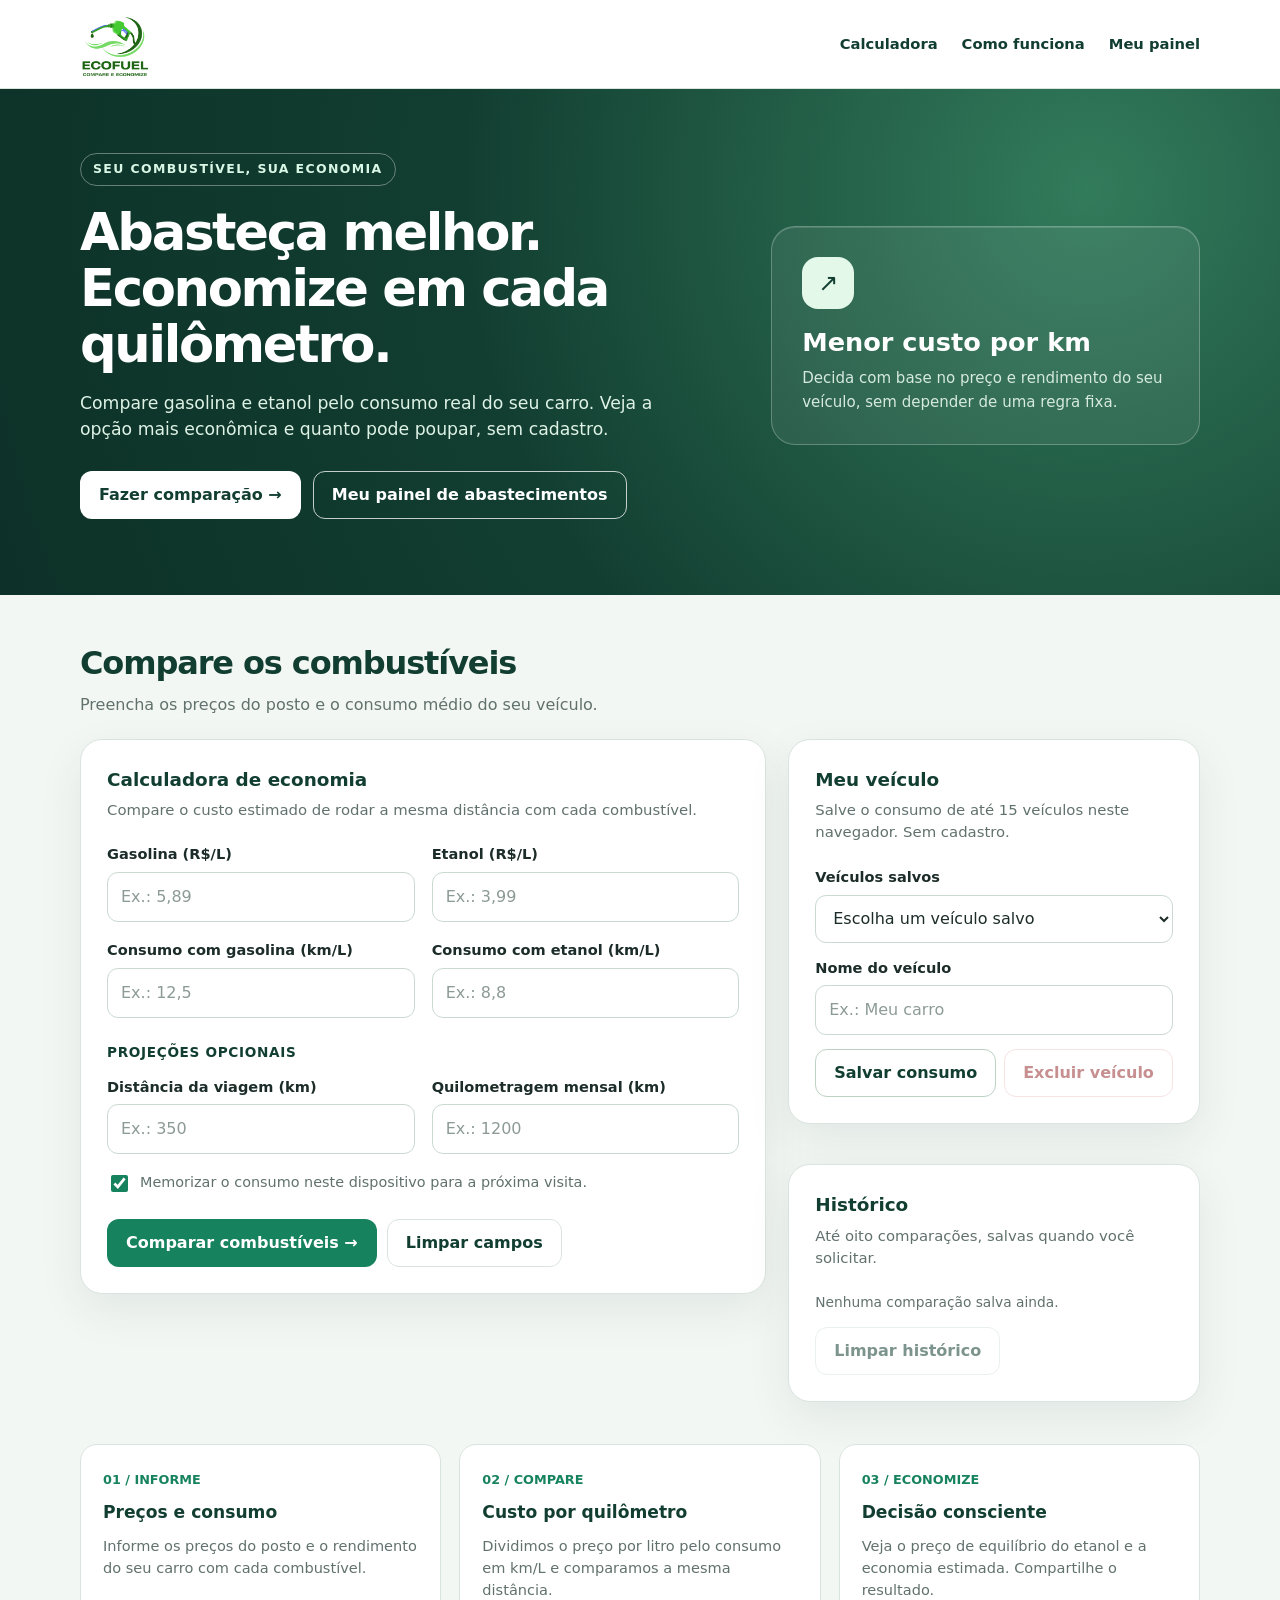
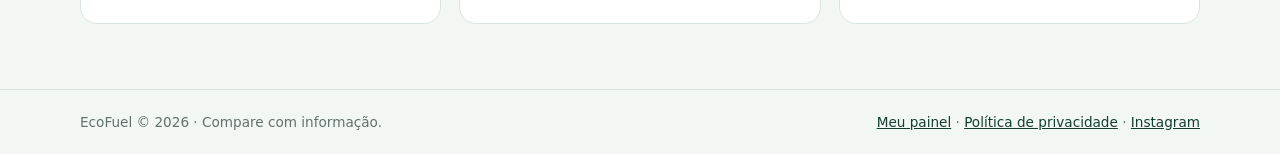
<file: index.html>
<!doctype html>
<html lang="pt-BR">
<head>
<meta charset="utf-8">
<meta name="viewport" content="width=device-width, initial-scale=1">
<meta name="theme-color" content="#123e31">
<meta name="description" content="Compare gasolina e etanol pelo custo por quilômetro e calcule sua economia com o EcoFuel.">
<title>EcoFuel | Compare e economize</title>
<link rel="icon" href="logo.png" type="image/png">
<link rel="stylesheet" href="styles.css">
<script src="app.js" defer></script>
</head>
<body>
<header class="header"><div class="shell header-inner">
<a class="brand" href="#inicio" aria-label="EcoFuel — início"><img src="logo.png" alt="EcoFuel" width="180" height="70"></a>
<nav class="nav" aria-label="Navegação principal"><a href="#calculadora">Calculadora</a><a href="#como-funciona">Como funciona</a><a href="painel.html">Meu painel</a></nav>
</div></header>
<section class="hero" id="inicio"><div class="shell hero-grid">
<div><span class="eyebrow">Seu combustível, sua economia</span>
<h1>Abasteça melhor. Economize em cada quilômetro.</h1>
<p>Compare gasolina e etanol pelo consumo real do seu carro. Veja a opção mais econômica e quanto pode poupar, sem cadastro.</p>
<div class="hero-actions"><a class="btn btn-light" href="#calculadora">Fazer comparação →</a><a class="btn btn-hero-secondary" href="painel.html">Meu painel de abastecimentos</a></div></div>
<div class="hero-note" aria-hidden="true"><span class="symbol">↗</span><strong>Menor custo por km</strong><span>Decida com base no preço e rendimento do seu veículo, sem depender de uma regra fixa.</span></div>
</div></section>
<main class="main shell" id="calculadora">
<div class="section-heading"><h2>Compare os combustíveis</h2><p>Preencha os preços do posto e o consumo médio do seu veículo.</p></div>
<div class="layout"><div><section class="panel" aria-labelledby="calculatorTitle">
<h3 id="calculatorTitle">Calculadora de economia</h3>
<p class="panel-desc">Compare o custo estimado de rodar a mesma distância com cada combustível.</p>
<form id="compareForm">
<div class="form-grid">
<div class="field"><label for="priceGas">Gasolina (R$/L)</label><input id="priceGas" type="number" inputmode="decimal" min="0.001" step="any" placeholder="Ex.: 5,89" required></div>
<div class="field"><label for="priceEth">Etanol (R$/L)</label><input id="priceEth" type="number" inputmode="decimal" min="0.001" step="any" placeholder="Ex.: 3,99" required></div>
<div class="field"><label for="consumeGas">Consumo com gasolina (km/L)</label><input id="consumeGas" type="number" inputmode="decimal" min="0.001" step="any" placeholder="Ex.: 12,5" required></div>
<div class="field"><label for="consumeEth">Consumo com etanol (km/L)</label><input id="consumeEth" type="number" inputmode="decimal" min="0.001" step="any" placeholder="Ex.: 8,8" required></div>
</div>
<p id="priceSource" class="price-source" role="status" hidden></p><p class="subheading">Projeções opcionais</p>
<div class="form-grid">
<div class="field"><label for="tripKm">Distância da viagem (km)</label><input id="tripKm" type="number" inputmode="decimal" min="0.001" step="any" placeholder="Ex.: 350"></div>
<div class="field"><label for="monthKm">Quilometragem mensal (km)</label><input id="monthKm" type="number" inputmode="decimal" min="0.001" step="any" placeholder="Ex.: 1200"></div>
</div>
<label class="check" for="remember"><input id="remember" type="checkbox" checked><span>Memorizar o consumo neste dispositivo para a próxima visita.</span></label>
<p id="formError" class="error" role="alert" hidden></p>
<div class="form-actions"><button class="btn btn-primary" type="submit">Comparar combustíveis →</button><button class="btn btn-text" type="reset">Limpar campos</button></div>
</form>
<section id="result" class="result" aria-live="polite" aria-labelledby="resultTitle" hidden>
<span id="resultKicker" class="result-kicker"></span><h3 id="resultTitle"></h3><p id="resultDescription"></p>
<div class="metrics">
<div class="metric"><span>Custo/km com gasolina</span><strong id="costGas"></strong></div>
<div class="metric"><span>Custo/km com etanol</span><strong id="costEth"></strong></div>
<div class="metric"><span>Economia a cada 100 km</span><strong id="savings100"></strong></div>
<div class="metric"><span>Preço de equilíbrio do etanol</span><strong id="priceLimit"></strong></div>
<div class="metric" id="tripMetric" hidden><span id="tripLabel"></span><strong id="savingsTrip"></strong></div>
<div class="metric" id="monthMetric" hidden><span id="monthLabel"></span><strong id="savingsMonth"></strong></div>
</div>
<p id="limitNote" class="result-foot"></p>
<p class="result-foot">Estimativas baseadas nos dados informados. O consumo real varia conforme o trajeto, trânsito e condições do veículo.</p>
<div class="result-actions"><button class="btn btn-primary" id="saveComparison" type="button">Salvar comparação</button><button class="btn btn-outline" id="shareComparison" type="button">Compartilhar resultado</button></div>
<p id="resultStatus" class="muted" role="status" hidden></p><textarea id="shareFallback" class="share-fallback" aria-label="Resumo para copiar" readonly hidden></textarea>
</section></section></div>
<aside class="side-stack" aria-label="Seus dados salvos">
<section class="panel" aria-labelledby="vehicleTitle"><h3 id="vehicleTitle">Meu veículo</h3><p class="panel-desc">Salve o consumo de até 15 veículos neste navegador. Sem cadastro.</p>
<div class="field"><label for="profileSelect">Veículos salvos</label><select id="profileSelect"><option value="">Escolha um veículo salvo</option></select></div>
<div class="profile-controls"><div class="field"><label for="profileName">Nome do veículo</label><input id="profileName" type="text" maxlength="40" autocomplete="off" placeholder="Ex.: Meu carro"></div></div>
<div class="profile-save"><button class="btn btn-outline" id="saveProfile" type="button">Salvar consumo</button><button class="btn btn-danger" id="deleteProfile" type="button" disabled>Excluir veículo</button></div>
<p id="profileMessage" class="muted" role="status" hidden></p></section>
<section class="panel" aria-labelledby="historyTitle"><h3 id="historyTitle">Histórico</h3><p class="panel-desc">Até oito comparações, salvas quando você solicitar.</p>
<p id="historyEmpty" class="muted">Nenhuma comparação salva ainda.</p><ol id="historyList" class="list" aria-label="Comparações salvas"></ol>
<button id="clearHistory" class="btn btn-text" type="button" disabled>Limpar histórico</button><p id="historyMessage" class="muted" role="status" hidden></p></section>
</aside></div>
<section class="info" id="como-funciona" aria-label="Como funciona">
<article><span class="step">01 / INFORME</span><h3>Preços e consumo</h3><p>Informe os preços do posto e o rendimento do seu carro com cada combustível.</p></article>
<article><span class="step">02 / COMPARE</span><h3>Custo por quilômetro</h3><p>Dividimos o preço por litro pelo consumo em km/L e comparamos a mesma distância.</p></article>
<article><span class="step">03 / ECONOMIZE</span><h3>Decisão consciente</h3><p>Veja o preço de equilíbrio do etanol e a economia estimada. Compartilhe o resultado.</p></article>
</section></main>
<footer class="footer"><div class="shell footer-inner"><span>EcoFuel © 2026 · Compare com informação.</span><span><a href="painel.html">Meu painel</a> · <a href="politicadeprivacidade.html">Política de privacidade</a> · <a href="https://www.instagram.com/ecofuel.app" target="_blank" rel="noopener noreferrer">Instagram</a></span></div></footer>
</body></html>
</file>
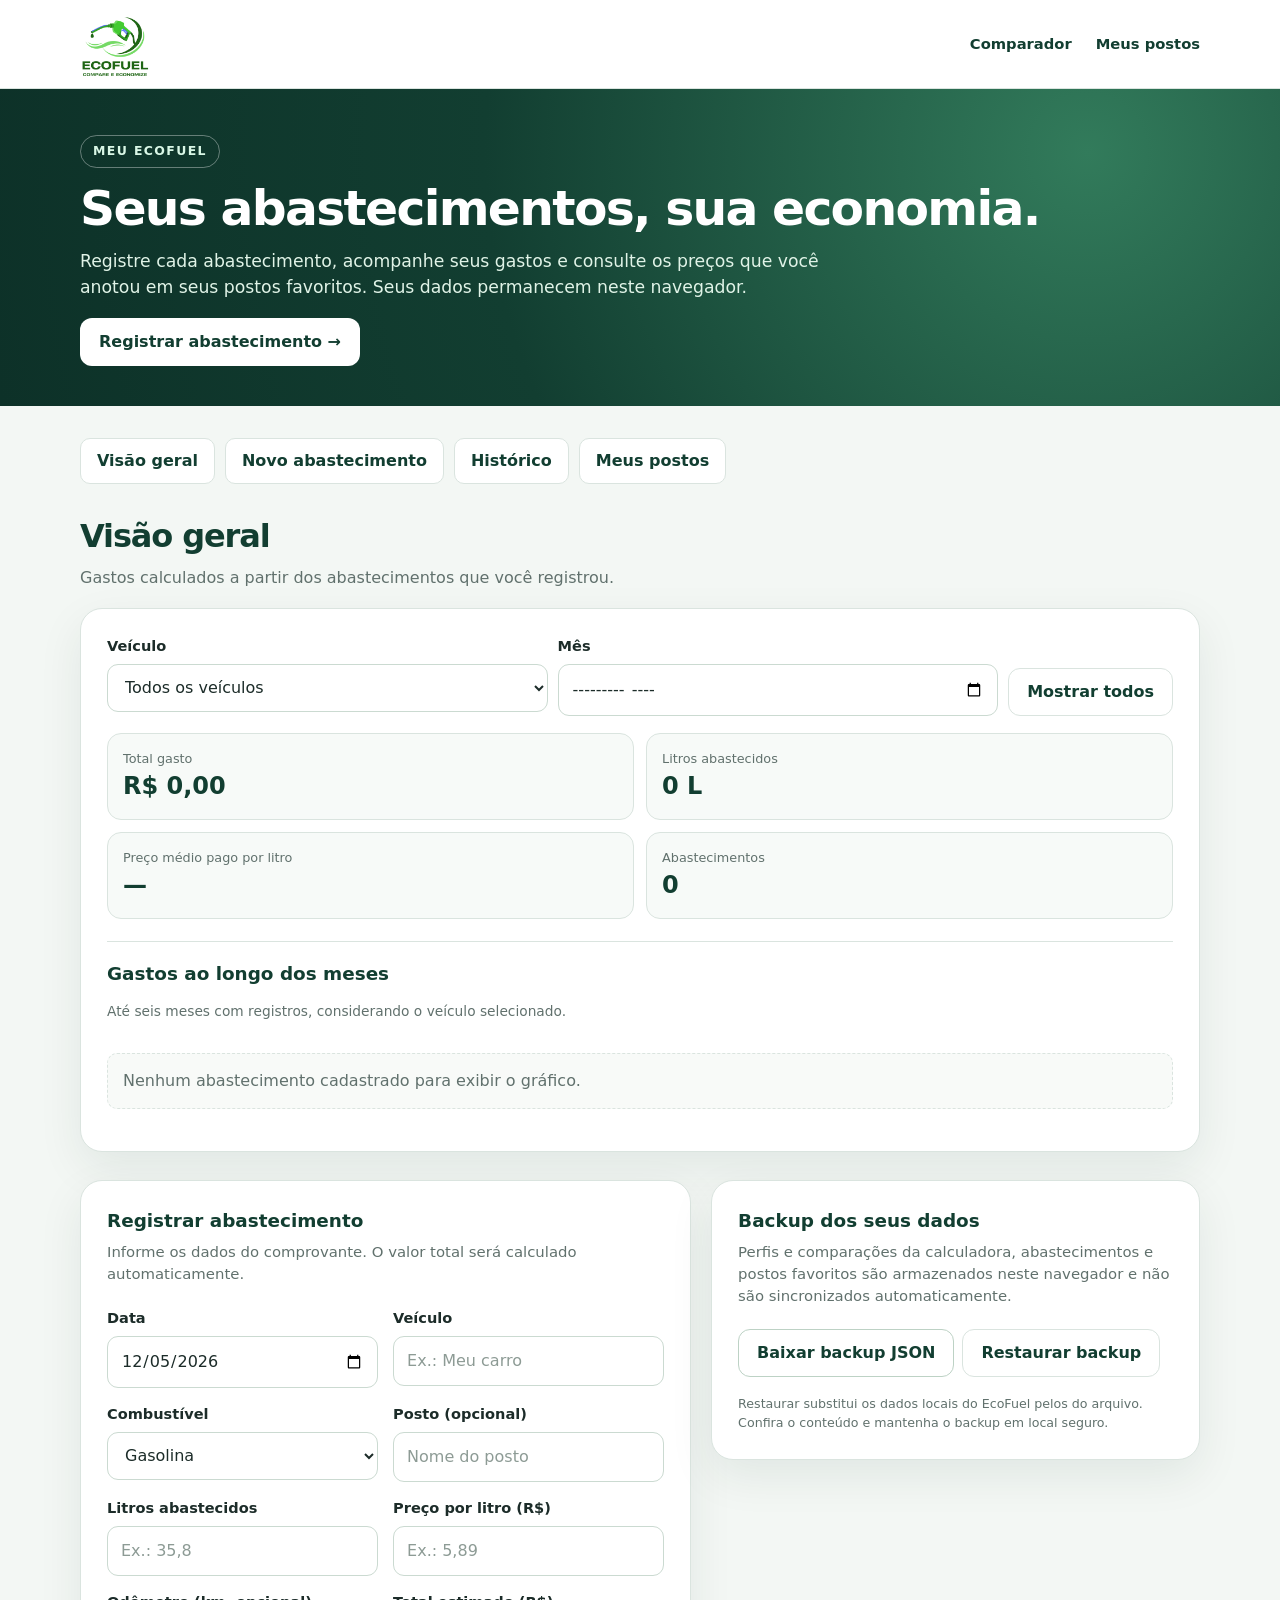
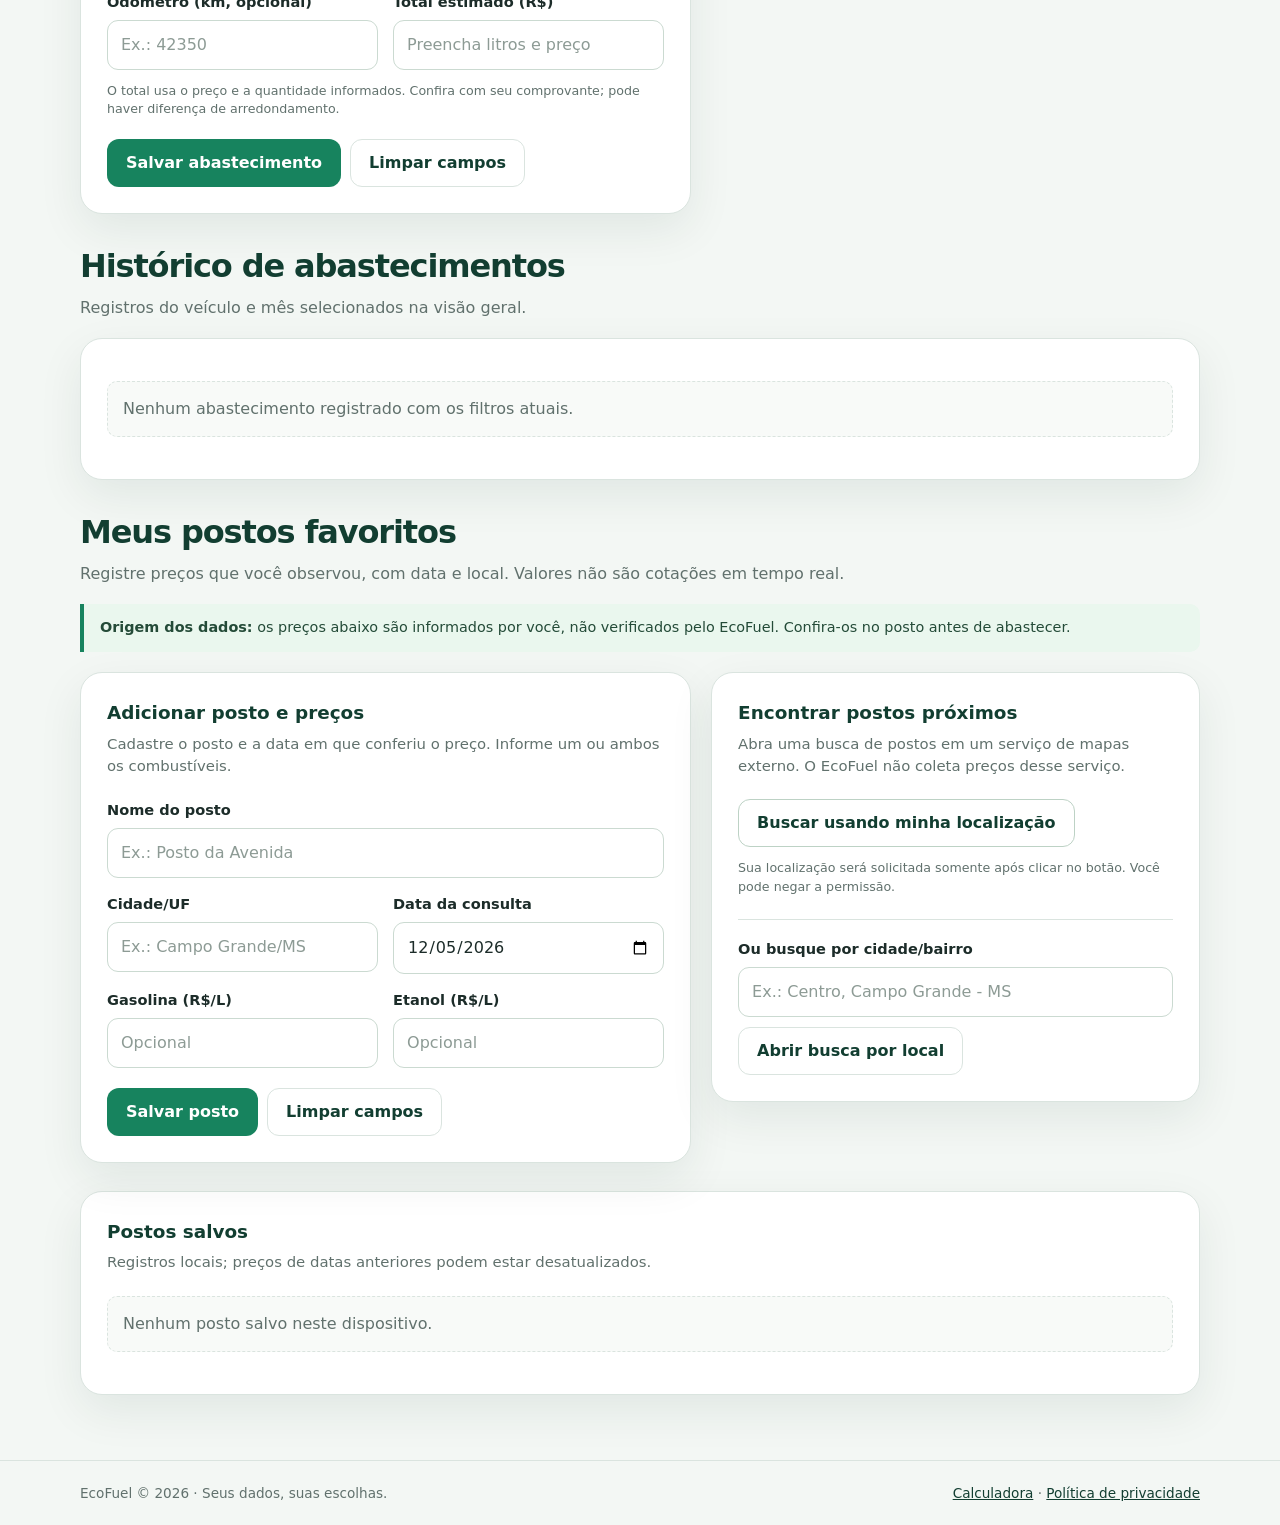
<file: painel.html>
<!doctype html>
<html lang="pt-BR">
<head>
<meta charset="utf-8"><meta name="viewport" content="width=device-width, initial-scale=1">
<meta name="theme-color" content="#123e31">
<meta name="description" content="Registre abastecimentos, acompanhe seus gastos e guarde os preços de seus postos favoritos no EcoFuel.">
<title>Meu painel | EcoFuel</title>
<link rel="icon" href="logo.png" type="image/png">
<link rel="stylesheet" href="styles.css"><link rel="stylesheet" href="painel.css">
<script src="painel.js" defer></script>
</head>
<body>
<header class="header"><div class="shell header-inner"><a class="brand" href="index.html" aria-label="EcoFuel — início"><img src="logo.png" alt="EcoFuel" width="180" height="70"></a>
<nav class="nav" aria-label="Navegação principal"><a href="index.html#calculadora">Comparador</a><a href="#postos">Meus postos</a></nav></div></header>
<section class="hero dashboard-hero"><div class="shell">
<span class="eyebrow">Meu EcoFuel</span><h1>Seus abastecimentos, sua economia.</h1>
<p>Registre cada abastecimento, acompanhe seus gastos e consulte os preços que você anotou em seus postos favoritos. Seus dados permanecem neste navegador.</p>
<a href="#registrar" class="btn btn-light">Registrar abastecimento →</a>
</div></section>
<main class="shell dashboard-main">
<nav class="dash-nav" aria-label="Seções do painel"><a href="#resumo">Visão geral</a><a href="#registrar">Novo abastecimento</a><a href="#historico">Histórico</a><a href="#postos">Meus postos</a></nav>
<section class="dashboard-section" id="resumo" aria-labelledby="resumoTitle">
<div class="section-heading"><h2 id="resumoTitle">Visão geral</h2><p>Gastos calculados a partir dos abastecimentos que você registrou.</p></div>
<div class="panel">
<div class="filters">
<div class="field"><label for="filterVehicle">Veículo</label><select id="filterVehicle"><option value="">Todos os veículos</option></select></div>
<div class="field"><label for="filterMonth">Mês</label><input id="filterMonth" type="month"></div>
<button id="clearFilters" type="button" class="btn btn-text" style="align-self:end">Mostrar todos</button>
</div>
<div class="summary-grid">
<div class="summary-card"><span>Total gasto</span><strong id="totalSpent">R$ 0,00</strong></div>
<div class="summary-card"><span>Litros abastecidos</span><strong id="totalLiters">0 L</strong></div>
<div class="summary-card"><span>Preço médio pago por litro</span><strong id="avgPrice">—</strong></div>
<div class="summary-card"><span>Abastecimentos</span><strong id="totalEntries">0</strong></div>
</div>
<div class="divider-top">
<h3>Gastos ao longo dos meses</h3><p class="muted">Até seis meses com registros, considerando o veículo selecionado.</p>
<div id="expenseChart" class="chart" role="img" aria-label="Gastos mensais em combustíveis"></div>
<p id="chartEmpty" class="dash-empty" hidden>Nenhum abastecimento cadastrado para exibir o gráfico.</p>
</div>
</div>
</section>
<div class="dashboard-grid dashboard-section" id="registrar">
<section class="panel" aria-labelledby="entryTitle"><h3 id="entryTitle">Registrar abastecimento</h3>
<p class="panel-desc">Informe os dados do comprovante. O valor total será calculado automaticamente.</p>
<form id="fillupForm" novalidate>
<div class="dash-form">
<div class="field"><label for="fillDate">Data</label><input id="fillDate" type="date" required></div>
<div class="field"><label for="fillVehicle">Veículo</label><input id="fillVehicle" list="savedVehicles" maxlength="60" placeholder="Ex.: Meu carro" required><datalist id="savedVehicles"></datalist></div>
<div class="field"><label for="fillFuel">Combustível</label><select id="fillFuel" required><option value="gasolina">Gasolina</option><option value="etanol">Etanol</option></select></div>
<div class="field"><label for="fillStation">Posto (opcional)</label><input id="fillStation" list="savedStations" maxlength="80" placeholder="Nome do posto"><datalist id="savedStations"></datalist></div>
<div class="field"><label for="fillLiters">Litros abastecidos</label><input id="fillLiters" inputmode="decimal" type="number" step="any" min="0.001" placeholder="Ex.: 35,8" required></div>
<div class="field"><label for="fillPrice">Preço por litro (R$)</label><input id="fillPrice" inputmode="decimal" type="number" step="any" min="0.001" placeholder="Ex.: 5,89" required></div>
<div class="field"><label for="fillOdometer">Odômetro (km, opcional)</label><input id="fillOdometer" inputmode="decimal" type="number" step="any" min="0" placeholder="Ex.: 42350"></div>
<div class="field"><label for="fillTotal">Total estimado (R$)</label><input id="fillTotal" readonly aria-describedby="totalNote" placeholder="Preencha litros e preço"></div>
</div>
<p id="totalNote" class="dash-footnote">O total usa o preço e a quantidade informados. Confira com seu comprovante; pode haver diferença de arredondamento.</p>
<p id="fillMessage" class="dash-message" role="status" hidden></p>
<div class="dash-actions"><button class="btn btn-primary" type="submit">Salvar abastecimento</button><button class="btn btn-text" type="reset">Limpar campos</button></div>
</form>
</section>
<aside class="panel" aria-labelledby="backupTitle"><h3 id="backupTitle">Backup dos seus dados</h3>
<p class="panel-desc">Perfis e comparações da calculadora, abastecimentos e postos favoritos são armazenados neste navegador e não são sincronizados automaticamente.</p>
<div class="dash-toolbar"><button class="btn btn-outline" id="exportData" type="button">Baixar backup JSON</button>
<label class="btn btn-text" for="importData">Restaurar backup</label><input class="visually-hidden" id="importData" type="file" accept=".json,application/json" aria-label="Selecionar arquivo JSON para restaurar"></div>
<p id="backupMessage" class="dash-message" role="status" hidden></p>
<p class="dash-footnote">Restaurar substitui os dados locais do EcoFuel pelos do arquivo. Confira o conteúdo e mantenha o backup em local seguro.</p>
</aside>
</div>
<section class="dashboard-section" id="historico" aria-labelledby="historyTitle">
<div class="section-heading"><h2 id="historyTitle">Histórico de abastecimentos</h2><p>Registros do veículo e mês selecionados na visão geral.</p></div>
<div class="panel">
<p id="fillEmpty" class="dash-empty">Nenhum abastecimento registrado com os filtros atuais.</p>
<ol id="fillList" class="dash-list" aria-label="Abastecimentos salvos"></ol>
<p id="historyMessage" class="dash-message" role="status" hidden></p>
</div>
</section>
<section class="dashboard-section" id="postos" aria-labelledby="stationsTitle">
<div class="section-heading"><h2 id="stationsTitle">Meus postos favoritos</h2><p>Registre preços que você observou, com data e local. Valores não são cotações em tempo real.</p></div>
<p class="dash-note"><strong>Origem dos dados:</strong> os preços abaixo são informados por você, não verificados pelo EcoFuel. Confira-os no posto antes de abastecer.</p>
<div class="dashboard-grid">
<section class="panel" aria-labelledby="stationFormTitle"><h3 id="stationFormTitle">Adicionar posto e preços</h3>
<p class="panel-desc">Cadastre o posto e a data em que conferiu o preço. Informe um ou ambos os combustíveis.</p>
<form id="stationForm" novalidate>
<div class="dash-form">
<div class="field wide"><label for="stationName">Nome do posto</label><input id="stationName" type="text" maxlength="80" required placeholder="Ex.: Posto da Avenida"></div>
<div class="field"><label for="stationCity">Cidade/UF</label><input id="stationCity" type="text" maxlength="80" required placeholder="Ex.: Campo Grande/MS"></div>
<div class="field"><label for="stationObserved">Data da consulta</label><input id="stationObserved" type="date" required></div>
<div class="field"><label for="stationGas">Gasolina (R$/L)</label><input id="stationGas" type="number" inputmode="decimal" min="0.001" step="any" placeholder="Opcional"></div>
<div class="field"><label for="stationEth">Etanol (R$/L)</label><input id="stationEth" type="number" inputmode="decimal" min="0.001" step="any" placeholder="Opcional"></div>
</div>
<p id="stationMessage" class="dash-message" role="status" hidden></p>
<div class="dash-actions"><button class="btn btn-primary" type="submit">Salvar posto</button><button class="btn btn-text" type="reset">Limpar campos</button></div>
</form>
</section>
<aside class="panel" aria-labelledby="nearbyTitle"><h3 id="nearbyTitle">Encontrar postos próximos</h3>
<p class="panel-desc">Abra uma busca de postos em um serviço de mapas externo. O EcoFuel não coleta preços desse serviço.</p>
<button id="nearbyStations" class="btn btn-outline" type="button">Buscar usando minha localização</button>
<p class="dash-footnote">Sua localização será solicitada somente após clicar no botão. Você pode negar a permissão.</p>
<div class="field divider-top"><label for="manualLocation">Ou busque por cidade/bairro</label><input id="manualLocation" maxlength="100" placeholder="Ex.: Centro, Campo Grande - MS"></div>
<button id="searchLocation" class="btn btn-text" style="margin-top:10px" type="button">Abrir busca por local</button>
<p id="locationMessage" class="dash-message" role="status" hidden></p>
</aside>
</div>
<div class="panel dashboard-section"><h3>Postos salvos</h3><p class="panel-desc">Registros locais; preços de datas anteriores podem estar desatualizados.</p>
<p id="stationEmpty" class="dash-empty">Nenhum posto salvo neste dispositivo.</p>
<ol id="stationList" class="dash-list" aria-label="Postos favoritos"></ol>
</div>
</section>
</main>
<footer class="footer"><div class="shell footer-inner"><span>EcoFuel © 2026 · Seus dados, suas escolhas.</span><span><a href="index.html">Calculadora</a> · <a href="politicadeprivacidade.html">Política de privacidade</a></span></div></footer>
</body>
</html>
</file>
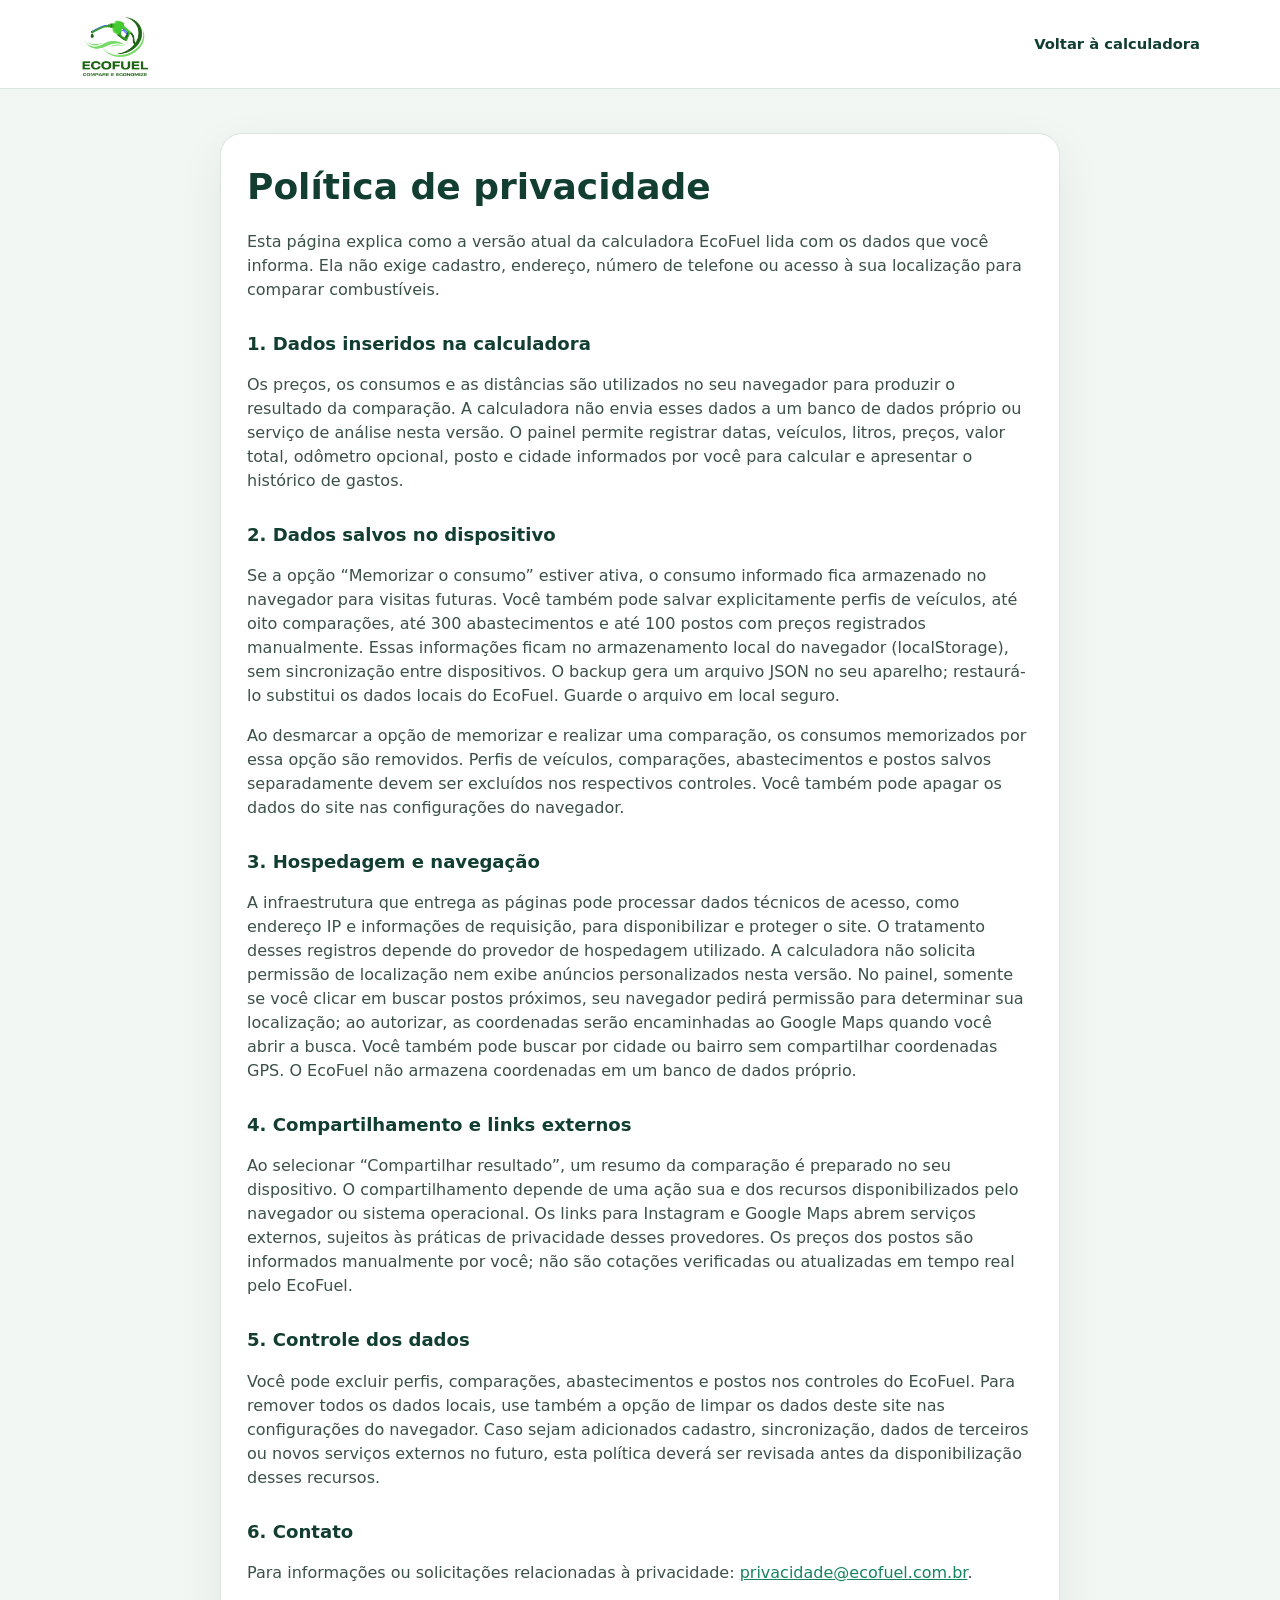
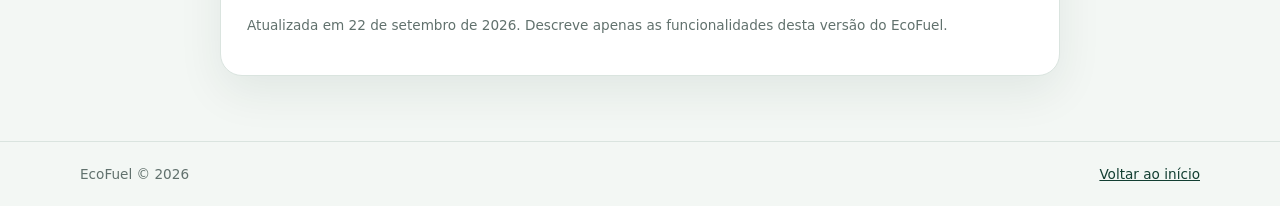
<file: politicadeprivacidade.html>
<!doctype html>
<html lang="pt-BR">
<head>
<meta charset="utf-8">
<meta name="viewport" content="width=device-width, initial-scale=1">
<meta name="theme-color" content="#123e31">
<title>Política de privacidade | EcoFuel</title>
<link rel="icon" href="logo.png" type="image/png">
<link rel="stylesheet" href="styles.css">
<style>.privacy{max-width:840px;margin-inline:auto}.privacy h1{color:var(--forest);font-size:clamp(1.7rem,3vw,2.25rem);margin:0 0 15px}.privacy h2{color:var(--forest);font-size:1.13rem;margin:28px 0 9px}.privacy p,.privacy li{color:#3b5148}.privacy ul{padding-left:1.3rem}.privacy .updated{color:var(--muted);font-size:.85rem;margin-top:30px}.privacy a{color:var(--green)}</style>
</head>
<body>
<header class="header"><div class="shell header-inner"><a class="brand" href="index.html" aria-label="EcoFuel — início"><img src="logo.png" alt="EcoFuel" width="180" height="70"></a><nav class="nav"><a href="index.html#calculadora">Voltar à calculadora</a></nav></div></header>
<main class="main shell"><article class="panel privacy">
<h1>Política de privacidade</h1>
<p>Esta página explica como a versão atual da calculadora EcoFuel lida com os dados que você informa. Ela não exige cadastro, endereço, número de telefone ou acesso à sua localização para comparar combustíveis.</p>
<h2>1. Dados inseridos na calculadora</h2>
<p>Os preços, os consumos e as distâncias são utilizados no seu navegador para produzir o resultado da comparação. A calculadora não envia esses dados a um banco de dados próprio ou serviço de análise nesta versão. O painel permite registrar datas, veículos, litros, preços, valor total, odômetro opcional, posto e cidade informados por você para calcular e apresentar o histórico de gastos.</p>
<h2>2. Dados salvos no dispositivo</h2>
<p>Se a opção “Memorizar o consumo” estiver ativa, o consumo informado fica armazenado no navegador para visitas futuras. Você também pode salvar explicitamente perfis de veículos, até oito comparações, até 300 abastecimentos e até 100 postos com preços registrados manualmente. Essas informações ficam no armazenamento local do navegador (localStorage), sem sincronização entre dispositivos. O backup gera um arquivo JSON no seu aparelho; restaurá-lo substitui os dados locais do EcoFuel. Guarde o arquivo em local seguro.</p>
<p>Ao desmarcar a opção de memorizar e realizar uma comparação, os consumos memorizados por essa opção são removidos. Perfis de veículos, comparações, abastecimentos e postos salvos separadamente devem ser excluídos nos respectivos controles. Você também pode apagar os dados do site nas configurações do navegador.</p>
<h2>3. Hospedagem e navegação</h2>
<p>A infraestrutura que entrega as páginas pode processar dados técnicos de acesso, como endereço IP e informações de requisição, para disponibilizar e proteger o site. O tratamento desses registros depende do provedor de hospedagem utilizado. A calculadora não solicita permissão de localização nem exibe anúncios personalizados nesta versão. No painel, somente se você clicar em buscar postos próximos, seu navegador pedirá permissão para determinar sua localização; ao autorizar, as coordenadas serão encaminhadas ao Google Maps quando você abrir a busca. Você também pode buscar por cidade ou bairro sem compartilhar coordenadas GPS. O EcoFuel não armazena coordenadas em um banco de dados próprio.</p>
<h2>4. Compartilhamento e links externos</h2>
<p>Ao selecionar “Compartilhar resultado”, um resumo da comparação é preparado no seu dispositivo. O compartilhamento depende de uma ação sua e dos recursos disponibilizados pelo navegador ou sistema operacional. Os links para Instagram e Google Maps abrem serviços externos, sujeitos às práticas de privacidade desses provedores. Os preços dos postos são informados manualmente por você; não são cotações verificadas ou atualizadas em tempo real pelo EcoFuel.</p>
<h2>5. Controle dos dados</h2>
<p>Você pode excluir perfis, comparações, abastecimentos e postos nos controles do EcoFuel. Para remover todos os dados locais, use também a opção de limpar os dados deste site nas configurações do navegador. Caso sejam adicionados cadastro, sincronização, dados de terceiros ou novos serviços externos no futuro, esta política deverá ser revisada antes da disponibilização desses recursos.</p>
<h2>6. Contato</h2>
<p>Para informações ou solicitações relacionadas à privacidade: <a href="mailto:privacidade@ecofuel.com.br">privacidade@ecofuel.com.br</a>.</p>
<p class="updated">Atualizada em 22 de setembro de 2026. Descreve apenas as funcionalidades desta versão do EcoFuel.</p>
</article></main>
<footer class="footer"><div class="shell footer-inner"><span>EcoFuel © 2026</span><a href="index.html">Voltar ao início</a></div></footer>
</body></html>
</file>
<file: styles.css>
:root{color-scheme:light;--forest:#123e31;--forest-2:#1c5643;--green:#17835e;--mint:#ddf6e9;--ink:#1c2c29;--muted:#61716d;--line:#dae4df;--bg:#f3f7f4;--white:#fff;--warn:#875915;--shadow:0 16px 45px rgba(16,54,40,.08)}*{box-sizing:border-box}html{scroll-behavior:smooth}body{margin:0;background:var(--bg);font:16px/1.5 system-ui,-apple-system,BlinkMacSystemFont,"Segoe UI",sans-serif;color:var(--ink)}button,input,select{font:inherit}button{cursor:pointer}button:disabled{cursor:not-allowed;opacity:.55}a{color:inherit}a:focus-visible,button:focus-visible,input:focus-visible,select:focus-visible{outline:3px solid #ffbd5b;outline-offset:3px}[hidden]{display:none!important}.shell{width:min(1120px,calc(100% - 40px));margin-inline:auto}.header{background:var(--white);border-bottom:1px solid var(--line)}.header-inner{min-height:88px;display:flex;gap:24px;justify-content:space-between;align-items:center}.brand{display:inline-flex;align-items:center;flex-shrink:0}.brand img{display:block;max-width:180px;width:100%;height:70px;object-fit:contain;object-position:left center}.nav{display:flex;gap:24px;align-items:center}.nav a{text-decoration:none;color:var(--forest);font-size:.92rem;font-weight:700}.nav a:hover{text-decoration:underline}.hero{background:radial-gradient(circle at 85% 20%,#327b5b 0%,var(--forest) 54%,#0d3128 100%);color:#fff;padding:64px 0 76px}.hero-grid{display:grid;grid-template-columns:minmax(0,1.2fr) minmax(230px,.8fr);gap:48px;align-items:center}.eyebrow{display:inline-block;padding:6px 12px;border:1px solid rgba(255,255,255,.36);border-radius:50px;font-size:.78rem;text-transform:uppercase;letter-spacing:.11em;font-weight:800;color:#d9f7e6}.hero h1{font-size:clamp(2rem,4vw,3.55rem);line-height:1.1;letter-spacing:-.045em;margin:18px 0}.hero p{color:#def2e6;font-size:1.08rem;max-width:610px;margin:0 0 28px}.hero-note{border:1px solid rgba(255,255,255,.25);border-radius:24px;padding:30px;background:rgba(255,255,255,.07);box-shadow:inset 0 1px rgba(255,255,255,.14)}.hero-note .symbol{display:inline-flex;width:52px;height:52px;align-items:center;justify-content:center;border-radius:16px;background:#e3f8e8;color:var(--forest);font-size:1.5rem}.hero-note strong{display:block;font-size:1.6rem;margin:14px 0 5px}.hero-note span:last-child{color:#d6eade;font-size:.94rem}.btn{min-height:46px;padding:11px 18px;border-radius:12px;border:1px solid transparent;font-weight:750;display:inline-flex;align-items:center;justify-content:center;text-decoration:none;gap:8px;transition:background-color .2s,transform .2s}.btn:hover{transform:translateY(-1px)}.btn-primary{background:var(--green);color:#fff}.btn-primary:hover{background:#0f6b4d}.btn-light{background:#fff;color:var(--forest)}.btn-outline{background:#fff;border-color:#bdd2c5;color:var(--forest)}.btn-outline:hover{background:#ecf6ef}.btn-text{background:transparent;color:var(--forest);border:1px solid var(--line)}.btn-danger{color:#9a3535;border:1px solid #f1cdcd;background:#fff}.main{padding:44px 0 65px}.section-heading{margin-bottom:22px}.section-heading h2{font-size:clamp(1.5rem,3vw,2rem);margin:0 0 6px;letter-spacing:-.035em;color:var(--forest)}.section-heading p{margin:0;color:var(--muted)}.layout{display:grid;grid-template-columns:minmax(0,1.25fr) minmax(280px,.75fr);gap:22px;align-items:start}.panel{background:var(--white);border:1px solid var(--line);border-radius:22px;padding:26px;box-shadow:var(--shadow);min-width:0}.panel h3{font-size:1.15rem;color:var(--forest);margin:0 0 6px}.panel-desc{color:var(--muted);font-size:.93rem;margin:0 0 22px}.panel+.panel{margin-top:20px}.form-grid{display:grid;grid-template-columns:repeat(2,minmax(0,1fr));gap:17px}.field{display:flex;flex-direction:column;gap:7px;min-width:0}.field label{font-size:.91rem;font-weight:720}.field input,.field select{width:100%;border:1px solid #cbdad1;border-radius:11px;background:#fff;padding:12px 13px;min-height:48px;color:var(--ink)}.field input::placeholder{color:#8d9b95}.hint{font-size:.79rem;color:var(--muted)}.subheading{font-size:.85rem;font-weight:800;color:var(--forest);margin:24px 0 13px;text-transform:uppercase;letter-spacing:.05em}.form-actions{display:flex;flex-wrap:wrap;align-items:center;gap:10px;margin-top:24px}.check{display:flex;align-items:flex-start;gap:9px;margin-top:18px;color:var(--muted);font-size:.9rem}.check input{width:17px;height:17px;accent-color:var(--green);margin-top:3px}.error{padding:12px 14px;margin:18px 0 0;color:#8d2424;background:#fff1f0;border:1px solid #f4cbc8;border-radius:10px;font-size:.92rem}.side-stack{display:grid;gap:20px}.profile-controls{display:flex;gap:9px;margin:14px 0}.profile-controls .field{flex:1}.profile-controls .btn{align-self:end}.muted{color:var(--muted);font-size:.86rem}.profile-save{display:flex;flex-wrap:wrap;gap:8px;margin-top:13px}.list{padding:0;margin:15px 0 0;list-style:none}.list li{border-top:1px solid var(--line);padding:12px 0}.item-top{display:flex;justify-content:space-between;gap:10px;align-items:center}.item-top strong{font-size:.88rem;color:var(--forest)}.item-detail{display:block;font-size:.81rem;color:var(--muted);margin-top:3px;word-break:break-word}.item-actions{display:flex;gap:8px;margin-top:8px}.small-btn{border:1px solid var(--line);border-radius:8px;background:#fff;color:var(--forest);padding:5px 9px;font-weight:700;font-size:.8rem;min-height:34px}.small-btn:hover{background:var(--mint)}.result{margin-top:22px;padding:24px;border-radius:20px;background:#ebf8ee;border:1px solid #b9e3c5}.result.neutral{background:#f3f6f4;border-color:#d3e0d8}.result-kicker{color:#31714e;font-size:.79rem;font-weight:850;letter-spacing:.08em;text-transform:uppercase}.result h3{font-size:clamp(1.45rem,2.8vw,2.1rem);line-height:1.18;margin:8px 0;color:var(--forest)}.result p{margin:0 0 18px;color:#3a5b49}.metrics{display:grid;grid-template-columns:repeat(2,minmax(0,1fr));gap:11px}.metric{background:rgba(255,255,255,.82);padding:14px;border-radius:13px;border:1px solid rgba(35,93,61,.09);min-width:0}.metric span{display:block;color:var(--muted);font-size:.77rem}.metric strong{display:block;color:var(--forest);font-size:1.17rem;overflow-wrap:anywhere}.result-foot{font-size:.86rem;margin:14px 0 0!important}.result-actions{display:flex;flex-wrap:wrap;gap:9px;margin-top:18px}.info{display:grid;grid-template-columns:repeat(3,minmax(0,1fr));gap:18px;margin-top:42px}.info article{padding:22px;border:1px solid var(--line);background:#fff;border-radius:17px}.info .step{color:var(--green);font-size:.8rem;font-weight:850}.info h3{color:var(--forest);font-size:1.07rem;margin:9px 0}.info p{font-size:.91rem;color:var(--muted);margin:0}.footer{border-top:1px solid var(--line);padding:22px 0;color:var(--muted);font-size:.85rem}.footer-inner{display:flex;flex-wrap:wrap;justify-content:space-between;gap:15px}.footer a{color:var(--forest)}.share-fallback{width:100%;min-height:90px;resize:vertical;border:1px solid var(--line);border-radius:10px;padding:10px;margin-top:10px;font:inherit}@media(max-width:850px){.hero-grid,.layout{grid-template-columns:1fr}.hero-note{display:none}.hero{padding:44px 0 56px}.side-stack{grid-template-columns:repeat(2,minmax(0,1fr));align-items:start}.main{padding-top:32px}}@media(max-width:600px){.shell{width:min(100% - 28px,1120px)}.header-inner{min-height:76px;gap:10px}.brand img{max-width:136px;height:60px}.nav{gap:12px}.nav a{font-size:.78rem}.hero h1{font-size:2.15rem}.hero p{font-size:.99rem}.side-stack,.info{grid-template-columns:1fr}.panel{padding:19px;border-radius:17px}.form-grid{gap:13px}.form-grid .field label{font-size:.85rem}.field input{padding:11px 9px}.metrics{gap:8px}.metric{padding:11px}.metric strong{font-size:1.04rem}.profile-controls{flex-wrap:wrap}.profile-controls .field{min-width:100%}.form-actions .btn{flex:1}.info{margin-top:28px;gap:10px}.result{padding:18px}}@media(max-width:365px){.form-grid{grid-template-columns:1fr}.nav a:first-child{display:none}}@media(prefers-reduced-motion:reduce){html{scroll-behavior:auto}.btn{transition:none}.btn:hover{transform:none}}
/* Navegação para o painel sem alterar a logomarca */
.hero-actions{display:flex;flex-wrap:wrap;gap:12px;align-items:center}
.btn-hero-secondary{color:#fff;background:transparent;border-color:rgba(255,255,255,.75)}
.btn-hero-secondary:hover{background:rgba(255,255,255,.12)}
.price-source{background:#e8f4ed;color:#214d35;border:1px solid #c6e5d1;border-radius:10px;padding:11px 13px;font-size:.85rem;margin:16px 0 0}
@media(max-width:600px){.nav{gap:11px}.nav a:nth-child(2){display:none}.hero-actions .btn{width:100%}}
</file>
<file: painel.css>
.dashboard-hero{padding:46px 0 40px}.dashboard-hero h1{font-size:clamp(2rem,4vw,3.05rem);letter-spacing:-.035em;line-height:1.13;margin:13px 0}.dashboard-hero p{max-width:750px;margin:0 0 17px;color:#e0f3e7}.dashboard-main{padding:32px 0 65px}.dash-nav{display:flex;flex-wrap:wrap;gap:10px;margin-bottom:24px}.dash-nav a{padding:10px 16px;border-radius:10px;background:#fff;border:1px solid var(--line);text-decoration:none;font-weight:750;color:var(--forest)}.dash-nav a:hover{background:var(--mint)}.dashboard-grid{display:grid;grid-template-columns:minmax(0,1fr) minmax(0,.8fr);gap:20px;align-items:start}.dashboard-grid .panel{margin:0}.dashboard-section{margin-top:28px;scroll-margin-top:20px}.dash-note{border-left:4px solid var(--green);background:#eaf7ee;padding:13px 16px;border-radius:0 10px 10px 0;color:#244b38;font-size:.9rem;margin:0 0 20px}.dash-form{display:grid;grid-template-columns:repeat(2,minmax(0,1fr));gap:15px}.dash-form .wide{grid-column:1/-1}.dash-form .field input,.dash-form .field select{min-width:0}.dash-actions{display:flex;flex-wrap:wrap;gap:9px;margin-top:20px}.dash-message{font-size:.9rem;padding:10px 12px;background:#eaf6ed;border-radius:10px;margin:14px 0 0;color:#21513a}.dash-message.error{background:#fff1f0;color:#8d2424;border:1px solid #f4cbc8}.summary-grid{display:grid;grid-template-columns:repeat(2,minmax(0,1fr));gap:12px}.summary-card{border:1px solid var(--line);background:#f7faf8;border-radius:14px;padding:15px}.summary-card span{font-size:.8rem;color:var(--muted);display:block}.summary-card strong{display:block;color:var(--forest);font-size:clamp(1.15rem,2vw,1.5rem);overflow-wrap:anywhere}.filters{display:flex;flex-wrap:wrap;gap:10px;margin-bottom:17px}.filters .field{flex:1;min-width:145px}.chart{display:grid;gap:11px;margin-top:15px}.chart-line{display:grid;grid-template-columns:minmax(74px,90px) minmax(70px,1fr) minmax(78px,105px);gap:12px;align-items:center;font-size:.85rem}.chart-line>span:last-child{text-align:right;font-weight:700;color:var(--forest)}.chart-track{height:12px;border-radius:50px;background:#e8efea;overflow:hidden}.chart-fill{height:100%;border-radius:50px;background:var(--green);min-width:0}.dash-list{padding:0;margin:0;list-style:none}.dash-list>li{padding:17px 0;border-bottom:1px solid var(--line)}.dash-list>li:last-child{border:0}.dash-row{display:flex;justify-content:space-between;align-items:start;gap:14px}.dash-row strong{color:var(--forest)}.dash-row .amount{color:var(--forest);font-weight:850;white-space:nowrap}.dash-meta{display:block;color:var(--muted);font-size:.84rem;margin-top:4px}.dash-row-actions{display:flex;flex-wrap:wrap;gap:8px;margin-top:9px}.dash-badge{display:inline-block;font-size:.72rem;font-weight:800;padding:3px 7px;border-radius:6px;background:#fff0d5;color:#865417;margin-top:7px}.dash-badge.good{background:#e4f4e8;color:#28603f}.dash-empty{color:var(--muted);background:#f8faf8;padding:15px;border-radius:10px;border:1px dashed var(--line)}.dash-toolbar{display:flex;flex-wrap:wrap;gap:8px;margin:0 0 18px}.dash-toolbar>*{flex-grow:0}.dash-toolbar input[type=file]{max-width:100%;font-size:.83rem}.divider-top{border-top:1px solid var(--line);padding-top:18px;margin-top:22px}.visually-hidden{position:absolute;width:1px;height:1px;padding:0;margin:-1px;overflow:hidden;clip:rect(0,0,0,0);white-space:nowrap;border:0}.dashboard-section .section-heading{margin-bottom:18px}.dash-footnote{font-size:.79rem;color:var(--muted);margin:12px 0 0}.label-chip{display:inline-flex;align-items:center;padding:4px 9px;border:1px solid var(--line);border-radius:50px;font-size:.75rem;font-weight:800;color:var(--forest);background:#f3f9f4}@media(max-width:850px){.dashboard-grid{grid-template-columns:1fr}.dashboard-hero{padding:33px 0}.dashboard-main{padding-top:23px}}@media(max-width:500px){.dash-form{grid-template-columns:1fr}.dash-form .wide{grid-column:auto}.summary-grid{gap:8px}.summary-card{padding:11px}.chart-line{grid-template-columns:68px minmax(50px,1fr) 80px;gap:7px;font-size:.77rem}.dash-row{flex-wrap:wrap}.dash-row .amount{white-space:normal}.dash-toolbar .btn{width:100%}}
</file>
